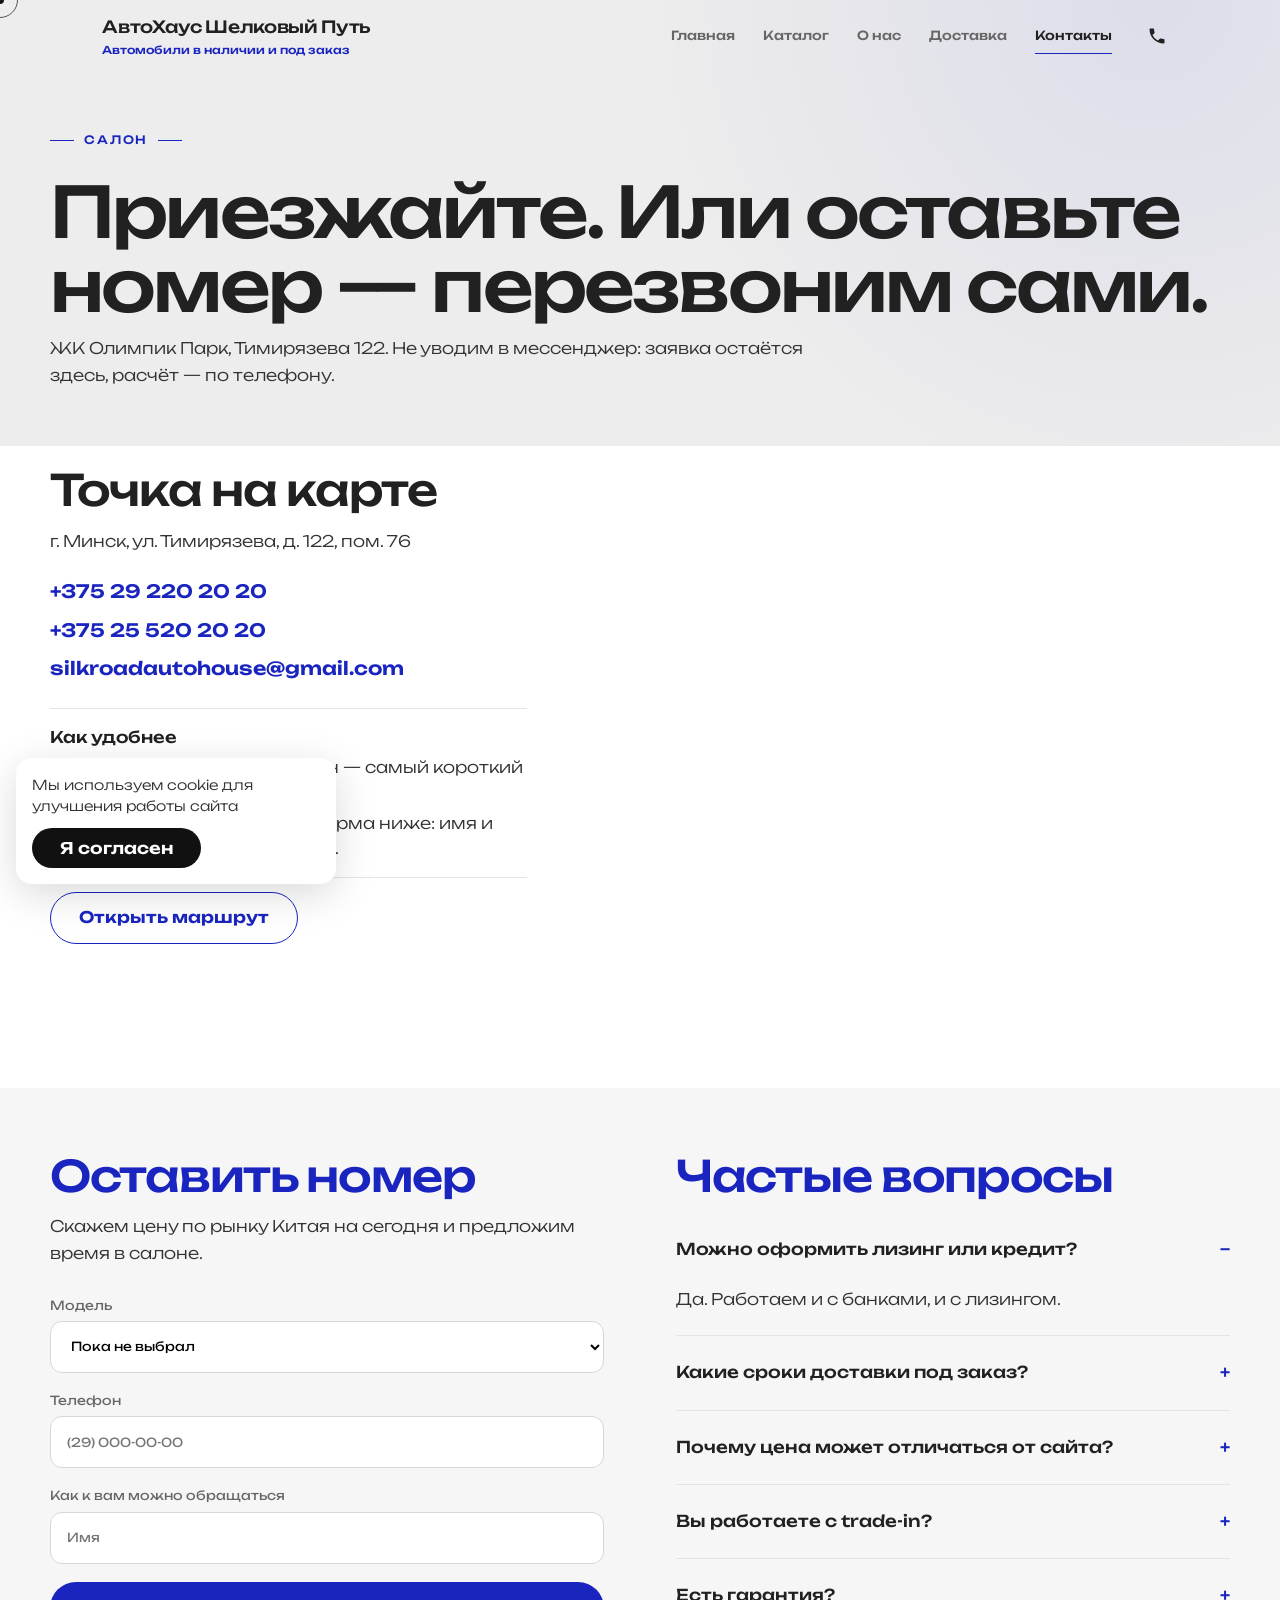
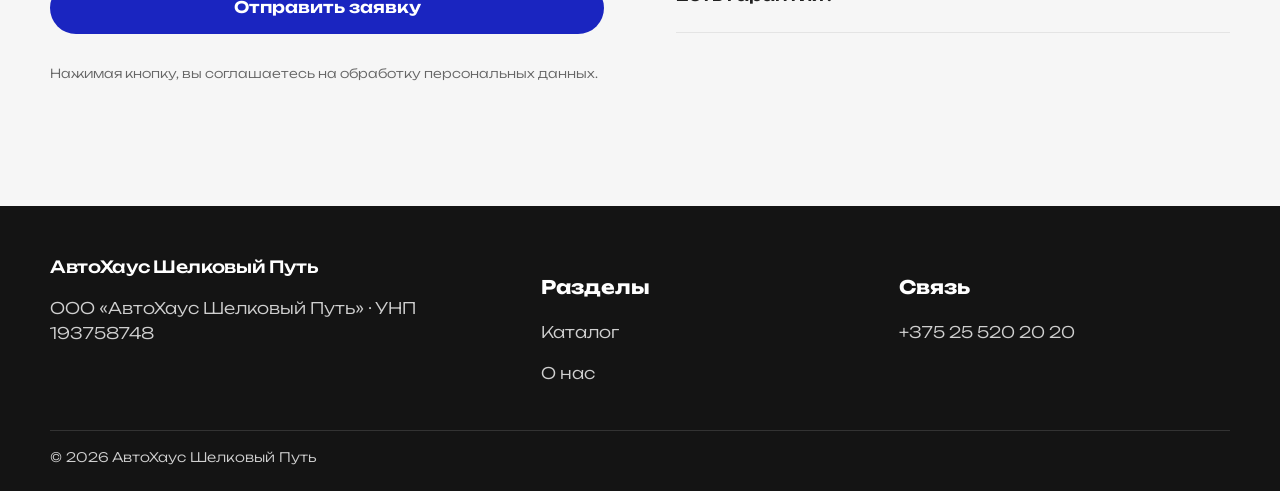
<file: avto/contacts.html>
<!DOCTYPE html>
<html lang="ru">
<head>
  <meta charset="UTF-8">
  <meta name="viewport" content="width=device-width, initial-scale=1.0">
  <title>Контакты | АвтоХаус Шелковый путь</title>
  <meta name="description" content="Салон в Минске, ул. Тимирязева 122. Расчет стоимости, FAQ, телефоны и карта.">
  <link rel="preconnect" href="https://fonts.googleapis.com">
  <link rel="preconnect" href="https://fonts.gstatic.com" crossorigin>
  <link href="https://fonts.googleapis.com/css2?family=Unbounded:wght@300;400;500;600;700&display=swap" rel="stylesheet">
  <link rel="stylesheet" href="css/style.css">
</head>
<body class="page-contacts">
  <a class="skip" href="#main">К содержанию</a>
  <div class="cursor" id="cursor" hidden></div>
  <div class="cursor-ring" id="cursor-ring" hidden></div>
  <div class="top" id="site-top">
    <header class="header">
      <div class="container header-inner">
        <a class="brand" href="index.html"><strong>АвтоХаус Шелковый Путь</strong><small>Автомобили в наличии и под заказ</small></a>
        <nav class="nav" id="site-nav" aria-label="Основная навигация">
          <a href="index.html">Главная</a>
          <a href="catalog.html">Каталог</a>
          <a href="about.html">О нас</a>
          <a href="delivery.html">Доставка</a>
          <a href="contacts.html" aria-current="page">Контакты</a>
        </nav>
        <div class="header-contacts">
          <a class="phone-ico" href="tel:+375292202020" aria-label="Позвонить +375 29 220 20 20"><svg viewBox="0 0 24 24" aria-hidden="true"><path fill="currentColor" d="M6.62 10.79c1.44 2.83 3.76 5.14 6.59 6.59l2.2-2.2c.27-.27.67-.36 1.02-.24 1.12.37 2.33.57 3.57.57.55 0 1 .45 1 1V20c0 .55-.45 1-1 1-9.39 0-17-7.61-17-17 0-.55.45-1 1-1h3.5c.55 0 1 .45 1 1 0 1.25.2 2.45.57 3.57.11.35.03.74-.25 1.02l-2.2 2.2z"/></svg></a>
          <button class="menu-toggle" id="menu-toggle" type="button" aria-expanded="false" aria-controls="site-nav" aria-label="Меню"><span></span><span></span><span></span></button>
        </div>
      </div>
    </header>
  </div>

  <main id="main">
    <section class="page-hero">
      <div class="container">
        <p class="kicker">Салон</p>
        <h1>Приезжайте. Или оставьте номер — перезвоним сами.</h1>
        <p class="lead">ЖК Олимпик Парк, Тимирязева 122. Не уводим в мессенджер: заявка остаётся здесь, расчёт — по телефону.</p>
      </div>
    </section>

    <section class="section" style="padding-top:12px">
      <div class="container visit">
        <div class="visit-card">
          <h2 class="section-h dark">Точка на карте</h2>
          <p>г. Минск, ул. Тимирязева, д. 122, пом. 76</p>
          <div class="phones">
            <a href="tel:+375292202020">+375 29 220 20 20</a>
            <a href="tel:+375255202020">+375 25 520 20 20</a>
            <a href="mailto:silkroadautohouse@gmail.com">silkroadautohouse@gmail.com</a>
          </div>
          <div class="hours">
            <b>Как удобнее</b>
            <span>Позвонить и приехать в салон — самый короткий путь.</span>
            <span>Если удобнее удалённо — форма ниже: имя и телефон, без перекидывания.</span>
          </div>
          <p><a class="btn btn-line" href="https://yandex.ru/maps/?text=%D0%9C%D0%B8%D0%BD%D1%81%D0%BA%20%D0%A2%D0%B8%D0%BC%D0%B8%D1%80%D1%8F%D0%B7%D0%B5%D0%B2%D0%B0%20122" target="_blank" rel="noopener">Открыть маршрут</a></p>
        </div>
        <iframe class="map" title="Карта: Тимирязева 122, Минск" src="https://yandex.ru/map-widget/v1/?ll=27.5274%2C53.9278&z=16&text=%D0%9C%D0%B8%D0%BD%D1%81%D0%BA%20%D0%A2%D0%B8%D0%BC%D0%B8%D1%80%D1%8F%D0%B7%D0%B5%D0%B2%D0%B0%20122"></iframe>
      </div>
    </section>

    <section class="section soft">
      <div class="container contact-split">
        <div>
          <h2 class="section-h">Оставить номер</h2>
          <p class="lead">Скажем цену по рынку Китая на сегодня и предложим время в салоне.</p>
          <form class="form" id="quote-form" style="margin-top:28px">
            <div class="ok" id="form-ok" role="status">Заявка принята. Перезвоним или ждём вас в салоне на Тимирязева, 122.</div>
            <label>Модель
              <select name="model">
                <option value="">Пока не выбрал</option>
                <option>Mercedes-Benz EQE SUV 2024</option>
                <option>AUDI E5</option>
                <option>BYD Han L 4WD</option>
                <option>Mercedes-Benz EQE</option>
                <option>BYD Qin Plus</option>
                <option>Другая модель под заказ</option>
              </select>
            </label>
            <label>Телефон
              <input name="phone" id="phone" required inputmode="numeric" autocomplete="tel" placeholder="(29) 000-00-00">
            </label>
            <label>Как к вам можно обращаться
              <input name="name" required minlength="2" autocomplete="name" placeholder="Имя">
            </label>
            <button class="btn" type="submit">Отправить заявку</button>
            <p class="note">Нажимая кнопку, вы соглашаетесь на обработку персональных данных.</p>
          </form>
        </div>
        <div>
          <h2 class="section-h">Частые вопросы</h2>
          <div class="faq-item open">
            <button type="button" aria-expanded="true">Можно оформить лизинг или кредит? <i>−</i></button>
            <div class="faq-a">Да. Работаем и с банками, и с лизингом.</div>
          </div>
          <div class="faq-item">
            <button type="button" aria-expanded="false">Какие сроки доставки под заказ? <i>+</i></button>
            <div class="faq-a">Если электрокар есть в Китае — не более 60 дней, чаще быстрее.</div>
          </div>
          <div class="faq-item">
            <button type="button" aria-expanded="false">Почему цена может отличаться от сайта? <i>+</i></button>
            <div class="faq-a">Цена живет рынком Китая. Актуальную всегда подтверждаем по телефону.</div>
          </div>
          <div class="faq-item">
            <button type="button" aria-expanded="false">Вы работаете с trade-in? <i>+</i></button>
            <div class="faq-a">Сейчас нет.</div>
          </div>
          <div class="faq-item">
            <button type="button" aria-expanded="false">Есть гарантия? <i>+</i></button>
            <div class="faq-a">Да. EVolution, Next100, Audi, CHINACTO.BY. Для BYD, Geely E5, Shenlan — 1 год или 20 000 км бесплатно.</div>
          </div>
        </div>
      </div>
    </section>
  </main>

  <footer class="footer">
    <div class="container footer-grid">
      <div>
        <div class="brand"><strong>АвтоХаус Шелковый Путь</strong></div>
        <p>ООО «АвтоХаус Шелковый Путь» · УНП 193758748</p>
      </div>
      <div>
        <h3>Разделы</h3>
        <p><a href="catalog.html">Каталог</a></p>
        <p><a href="about.html">О нас</a></p>
      </div>
      <div>
        <h3>Связь</h3>
        <p><a href="tel:+375255202020">+375 25 520 20 20</a></p>
      </div>
    </div>
    <div class="container footer-bottom">© 2026 АвтоХаус Шелковый Путь</div>
  </footer>
  <aside class="cookie" id="cookie"><p>Мы используем cookie для улучшения работы сайта</p><button class="btn" type="button">Я согласен</button></aside>
  <script src="js/main.js" defer></script>
</body>
</html>
</file>
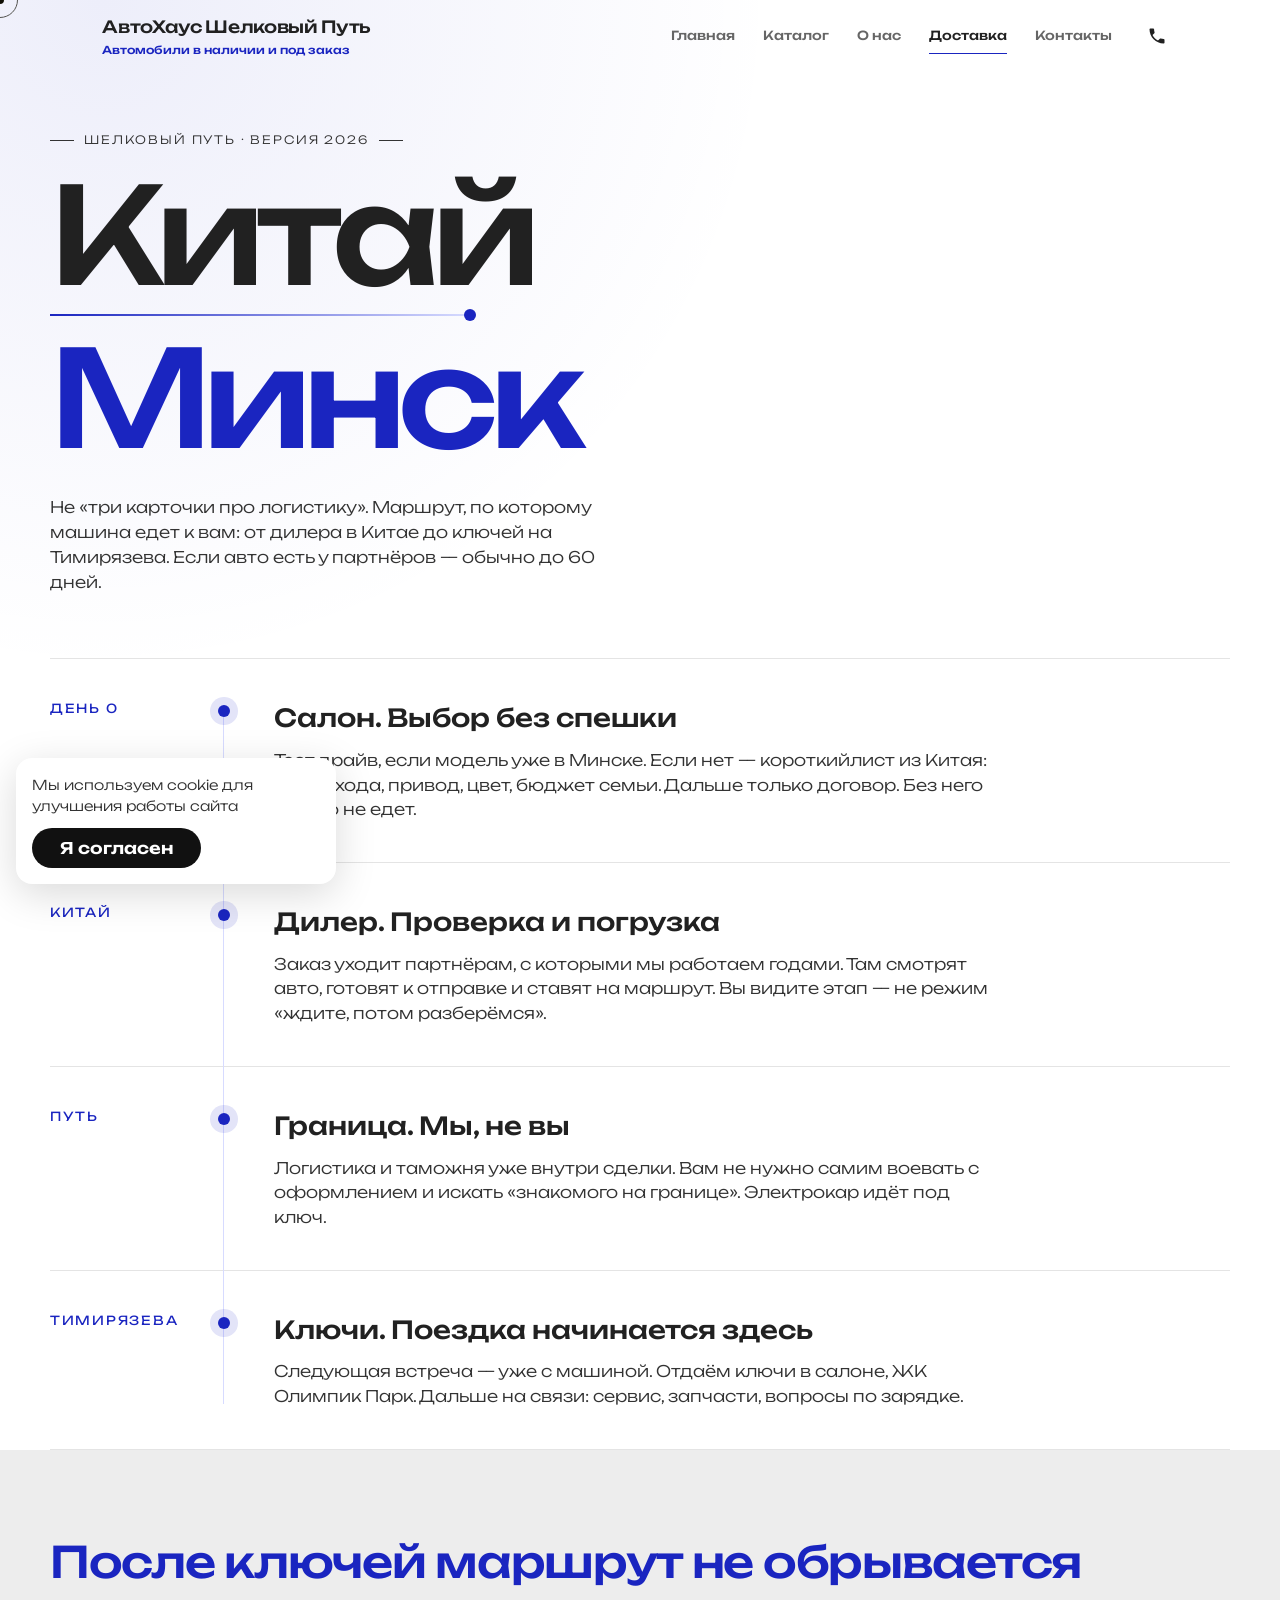
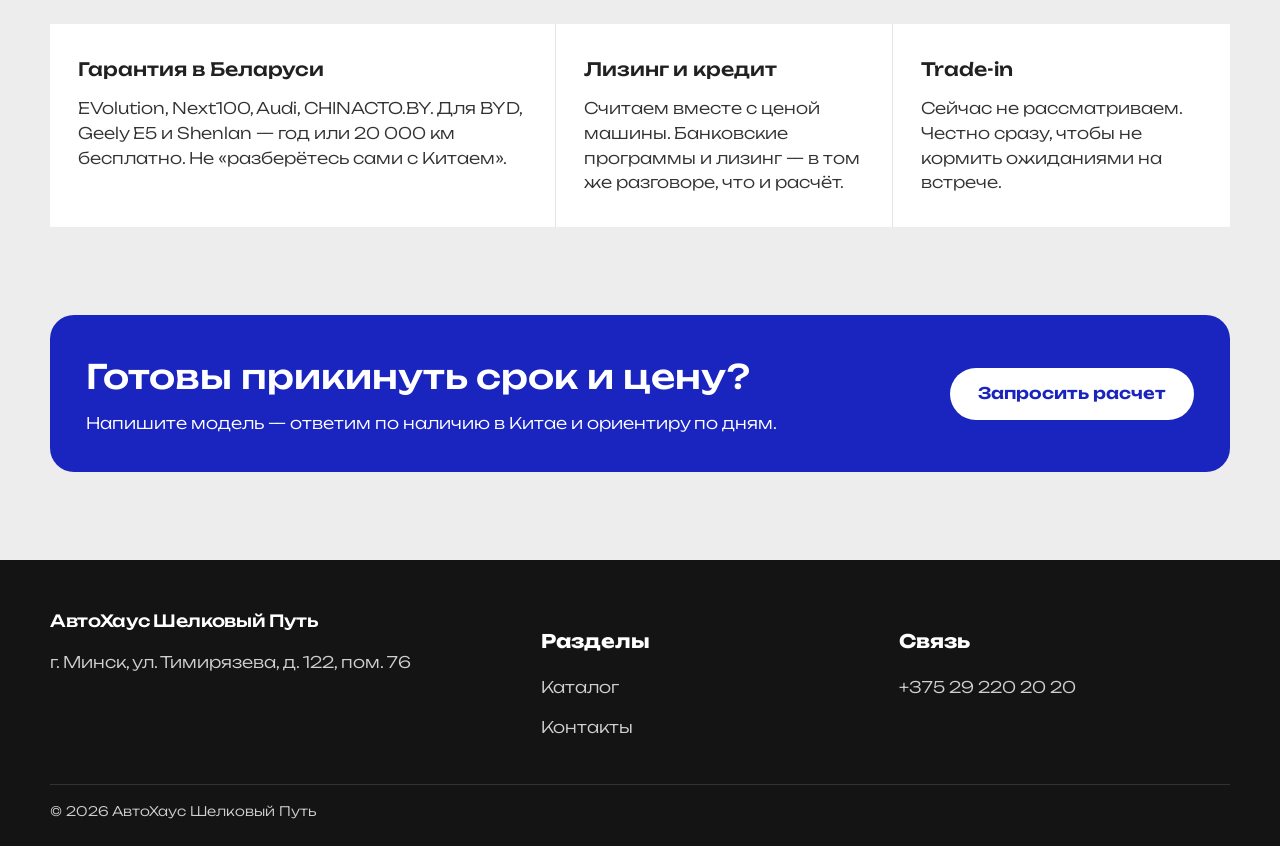
<file: avto/delivery.html>
<!DOCTYPE html>
<html lang="ru">
<head>
  <meta charset="UTF-8">
  <meta name="viewport" content="width=device-width, initial-scale=1.0">
  <title>Доставка под заказ | АвтоХаус Шелковый путь</title>
  <meta name="description" content="Как мы везем электрокар из Китая в Минск: договор, логистика, таможня, ключи. Срок до 60 дней.">
  <link rel="preconnect" href="https://fonts.googleapis.com">
  <link rel="preconnect" href="https://fonts.gstatic.com" crossorigin>
  <link href="https://fonts.googleapis.com/css2?family=Unbounded:wght@300;400;500;600;700&display=swap" rel="stylesheet">
  <link rel="stylesheet" href="css/style.css">
</head>
<body>
  <a class="skip" href="#main">К содержанию</a>
  <div class="cursor" id="cursor" hidden></div>
  <div class="cursor-ring" id="cursor-ring" hidden></div>
  <div class="top" id="site-top">
    <header class="header">
      <div class="container header-inner">
        <a class="brand" href="index.html"><strong>АвтоХаус Шелковый Путь</strong><small>Автомобили в наличии и под заказ</small></a>
        <nav class="nav" id="site-nav" aria-label="Основная навигация">
          <a href="index.html">Главная</a>
          <a href="catalog.html">Каталог</a>
          <a href="about.html">О нас</a>
          <a href="delivery.html" aria-current="page">Доставка</a>
          <a href="contacts.html">Контакты</a>
        </nav>
        <div class="header-contacts">
          <a class="phone-ico" href="tel:+375292202020" aria-label="Позвонить +375 29 220 20 20"><svg viewBox="0 0 24 24" aria-hidden="true"><path fill="currentColor" d="M6.62 10.79c1.44 2.83 3.76 5.14 6.59 6.59l2.2-2.2c.27-.27.67-.36 1.02-.24 1.12.37 2.33.57 3.57.57.55 0 1 .45 1 1V20c0 .55-.45 1-1 1-9.39 0-17-7.61-17-17 0-.55.45-1 1-1h3.5c.55 0 1 .45 1 1 0 1.25.2 2.45.57 3.57.11.35.03.74-.25 1.02l-2.2 2.2z"/></svg></a>
          <button class="menu-toggle" id="menu-toggle" type="button" aria-expanded="false" aria-controls="site-nav" aria-label="Меню"><span></span><span></span><span></span></button>
        </div>
      </div>
    </header>
  </div>

  <main id="main">
    <section class="silk">
      <div class="container silk-hero">
        <p class="kicker">Шелковый путь · версия 2026</p>
        <h1 class="silk-title">
          <span>Китай</span>
          <span class="silk-dash" aria-hidden="true"></span>
          <span class="to">Минск</span>
        </h1>
        <p>Не «три карточки про логистику». Маршрут, по которому машина едет к вам: от дилера в Китае до ключей на Тимирязева. Если авто есть у партнёров — обычно до 60 дней.</p>
      </div>
      <div class="container">
        <div class="route">
          <article class="route-stop reveal">
            <time>День 0</time>
            <span class="route-dot" aria-hidden="true"></span>
            <div>
              <h3>Салон. Выбор без спешки</h3>
              <p>Тест-драйв, если модель уже в Минске. Если нет — короткийлист из Китая: запас хода, привод, цвет, бюджет семьи. Дальше только договор. Без него ничего не едет.</p>
            </div>
          </article>
          <article class="route-stop reveal">
            <time>Китай</time>
            <span class="route-dot" aria-hidden="true"></span>
            <div>
              <h3>Дилер. Проверка и погрузка</h3>
              <p>Заказ уходит партнёрам, с которыми мы работаем годами. Там смотрят авто, готовят к отправке и ставят на маршрут. Вы видите этап — не режим «ждите, потом разберёмся».</p>
            </div>
          </article>
          <article class="route-stop reveal">
            <time>Путь</time>
            <span class="route-dot" aria-hidden="true"></span>
            <div>
              <h3>Граница. Мы, не вы</h3>
              <p>Логистика и таможня уже внутри сделки. Вам не нужно самим воевать с оформлением и искать «знакомого на границе». Электрокар идёт под ключ.</p>
            </div>
          </article>
          <article class="route-stop reveal">
            <time>Тимирязева</time>
            <span class="route-dot" aria-hidden="true"></span>
            <div>
              <h3>Ключи. Поездка начинается здесь</h3>
              <p>Следующая встреча — уже с машиной. Отдаём ключи в салоне, ЖК Олимпик Парк. Дальше на связи: сервис, запчасти, вопросы по зарядке.</p>
            </div>
          </article>
        </div>
      </div>
    </section>

    <section class="section silk-after">
      <div class="container">
        <h2 class="section-h reveal">После ключей маршрут не обрывается</h2>
        <div class="after-grid">
          <article class="reveal">
            <h3>Гарантия в Беларуси</h3>
            <p>EVolution, Next100, Audi, CHINACTO.BY. Для BYD, Geely E5 и Shenlan — год или 20 000 км бесплатно. Не «разберётесь сами с Китаем».</p>
          </article>
          <article class="reveal">
            <h3>Лизинг и кредит</h3>
            <p>Считаем вместе с ценой машины. Банковские программы и лизинг — в том же разговоре, что и расчёт.</p>
          </article>
          <article class="reveal">
            <h3>Trade-in</h3>
            <p>Сейчас не рассматриваем. Честно сразу, чтобы не кормить ожиданиями на встрече.</p>
          </article>
        </div>
      </div>
    </section>

    <section class="section silk-after" style="padding-top:0">
      <div class="container">
        <div class="cta-band reveal">
          <div>
            <h2>Готовы прикинуть срок и цену?</h2>
            <p>Напишите модель — ответим по наличию в Китае и ориентиру по дням.</p>
          </div>
          <a class="btn" href="contacts.html">Запросить расчет</a>
        </div>
      </div>
    </section>
  </main>

  <footer class="footer">
    <div class="container footer-grid">
      <div>
        <div class="brand"><strong>АвтоХаус Шелковый Путь</strong></div>
        <p>г. Минск, ул. Тимирязева, д. 122, пом. 76</p>
      </div>
      <div>
        <h3>Разделы</h3>
        <p><a href="catalog.html">Каталог</a></p>
        <p><a href="contacts.html">Контакты</a></p>
      </div>
      <div>
        <h3>Связь</h3>
        <p><a href="tel:+375292202020">+375 29 220 20 20</a></p>
      </div>
    </div>
    <div class="container footer-bottom">© 2026 АвтоХаус Шелковый Путь</div>
  </footer>
  <aside class="cookie" id="cookie"><p>Мы используем cookie для улучшения работы сайта</p><button class="btn" type="button">Я согласен</button></aside>
  <script src="js/main.js" defer></script>
</body>
</html>
</file>
<file: avto/css/style.css>
:root {
  --blue: #1a25c0;
  --blue-hover: #151da3;
  --ink: #212121;
  --text: #333333;
  --muted: #666666;
  --line: #e4e4e4;
  --bg: #ffffff;
  --bg-soft: #ededed;
  --dark: #141414;
  --white: #ffffff;
  --font: Unbounded, Arial, sans-serif;
  --radius: 100px;
  --header: 72px;
  --edge: 8%;
  --ease: cubic-bezier(0.22, 1, 0.36, 1);
}

*, *::before, *::after { box-sizing: border-box; }
html { scroll-behavior: smooth; }
body {
  margin: 0;
  font-family: var(--font);
  color: var(--text);
  background: var(--bg);
  line-height: 1.55;
}
img { max-width: 100%; display: block; }
a { color: inherit; text-decoration: none; }
button, input, select { font: inherit; }
:focus-visible { outline: 3px solid var(--blue); outline-offset: 3px; }

.skip {
  position: absolute;
  left: 12px;
  top: -48px;
  z-index: 80;
  background: var(--blue);
  color: var(--white);
  padding: 8px 14px;
  border-radius: 999px;
}
.skip:focus { top: 12px; }

.container {
  width: min(1180px, calc(100% - 40px));
  margin: 0 auto;
}

.cursor, .cursor-ring {
  position: fixed;
  top: 0;
  left: 0;
  pointer-events: none;
  z-index: 90;
  border-radius: 50%;
  transform: translate(-50%, -50%);
  mix-blend-mode: difference;
}
.cursor { width: 8px; height: 8px; background: var(--white); }
.cursor-ring {
  width: 36px;
  height: 36px;
  border: 1.5px solid var(--white);
  transition: width 0.25s var(--ease), height 0.25s var(--ease);
  opacity: 0.7;
}
body.is-hover .cursor-ring { width: 58px; height: 58px; opacity: 0.4; }
@media (pointer: fine) { body, a, button { cursor: none; } }
@media (pointer: coarse) { .cursor, .cursor-ring { display: none; } }

.top {
  position: fixed;
  inset: 0 0 auto;
  z-index: 40;
  background: transparent;
  border-bottom: 1px solid transparent;
  transition: background 0.35s var(--ease), border-color 0.35s var(--ease), box-shadow 0.35s var(--ease);
}
.top.is-scrolled,
.top.nav-open {
  background: rgba(237, 237, 237, 0.94);
  backdrop-filter: blur(18px);
  border-bottom-color: #e0e0e0;
  box-shadow: 0 10px 30px rgba(0, 0, 0, 0.06);
}
.header { background: transparent; border: 0; }
.container.header-inner {
  width: 100%;
  max-width: none;
  margin: 0;
  padding-inline: var(--edge);
}
.header-inner {
  display: grid;
  grid-template-columns: auto 1fr auto;
  align-items: center;
  gap: 24px;
  min-height: 72px;
}
.header-contacts { display: flex; align-items: center; gap: 8px; }
.phone-ico {
  display: grid;
  place-items: center;
  width: 42px;
  height: 42px;
  color: var(--ink);
  border-radius: 50%;
}
.phone-ico svg { width: 20px; height: 20px; display: block; }
.phone-ico:hover { color: var(--blue); }
.brand { text-align: left; }
.brand strong {
  display: block;
  font-size: clamp(0.82rem, 1.5vw, 1.05rem);
  font-weight: 500;
  color: var(--ink);
  letter-spacing: -0.02em;
}
.brand small { display: block; margin-top: 2px; color: var(--blue); font-size: 0.68rem; font-weight: 500; }
.nav {
  display: flex;
  justify-content: flex-end;
  align-items: center;
  gap: 28px;
  background: transparent;
  border: 0;
}
.nav a {
  padding: 8px 0;
  font-size: 0.78rem;
  font-weight: 500;
  color: var(--muted);
  border-bottom: 1px solid transparent;
}
.nav a:hover { color: var(--ink); }
.nav a[aria-current="page"] {
  color: var(--ink);
  border-bottom-color: var(--blue);
}
.menu-toggle {
  display: none;
  width: 42px;
  height: 42px;
  border: 0;
  background: transparent;
  border-radius: 10px;
}
.menu-toggle span { display: block; height: 2px; margin: 6px 10px; background: var(--ink); }

body.home .top:not(.is-scrolled):not(.nav-open) .brand strong,
body.home .top:not(.is-scrolled):not(.nav-open) .nav a,
body.home .top:not(.is-scrolled):not(.nav-open) .phone-ico {
  color: var(--white);
}
body.home .top:not(.is-scrolled):not(.nav-open) .brand small { color: #c9d0ff; }
body.home .top:not(.is-scrolled):not(.nav-open) .nav a[aria-current="page"] {
  color: var(--white);
  border-bottom-color: #c9d0ff;
}
body.home .top:not(.is-scrolled):not(.nav-open) .menu-toggle span { background: var(--white); }

.btn {
  display: inline-flex;
  align-items: center;
  justify-content: center;
  min-height: 52px;
  padding: 0 28px;
  border: 0;
  border-radius: var(--radius);
  background: var(--blue);
  color: var(--white);
  font-weight: 600;
  cursor: pointer;
  transition: background 0.2s ease, transform 0.25s var(--ease);
}
.btn:hover { background: var(--blue-hover); transform: translateY(-2px); }
.btn-ghost {
  background: transparent;
  color: var(--white);
  border: 1.5px solid rgba(255, 255, 255, 0.75);
}
.btn-ghost:hover { background: var(--white); color: var(--blue); }
.btn-line {
  background: transparent;
  color: var(--blue);
  border: 1.5px solid var(--blue);
}
.btn-line:hover { background: var(--blue); color: var(--white); }

.hero {
  position: relative;
  display: flex;
  align-items: flex-end;
  min-height: 100svh;
  color: var(--white);
  overflow: hidden;
  background: #101218;
}
.hero-bg {
  position: absolute;
  inset: 0;
  background: #05060e;
}
.hero-bg canvas {
  display: block;
  width: 100%;
  height: 100%;
  pointer-events: none;
  transform: translateZ(0);
}
.hero-bg::after {
  content: "";
  position: absolute;
  inset: 0;
  background:
    linear-gradient(90deg, rgba(5, 6, 14, 0.48) 0%, rgba(5, 6, 14, 0.14) 38%, transparent 62%),
    linear-gradient(180deg, rgba(5, 6, 14, 0.22) 0%, transparent 32%, rgba(5, 6, 14, 0.5) 100%);
  pointer-events: none;
}
.hero-copy {
  position: relative;
  z-index: 1;
  display: grid;
  gap: 18px;
  width: min(980px, calc(100% - var(--edge) - 24px));
  padding: 140px 0 88px var(--edge);
  text-align: left;
}
.hero h1 {
  display: grid;
  gap: 14px;
  margin: 0;
  max-width: 18ch;
}
.hero-word {
  font-size: clamp(2.6rem, 8.4vw, 6.4rem);
  font-weight: 600;
  line-height: 0.92;
  letter-spacing: -0.06em;
}
.hero-line {
  font-size: clamp(1.15rem, 2.1vw, 1.55rem);
  font-weight: 400;
  line-height: 1.25;
  letter-spacing: -0.03em;
  color: rgba(255, 255, 255, 0.88);
  max-width: 22ch;
}
.hero p {
  margin: 0;
  max-width: 46ch;
  font-size: 1.02rem;
  font-weight: 300;
  color: rgba(255, 255, 255, 0.82);
}
.hero-actions { display: flex; gap: 12px; flex-wrap: wrap; margin-top: 8px; }
.hero .kicker { margin-bottom: 4px; justify-content: flex-start; }
.hero .kicker::after { display: none; }
.kicker {
  display: inline-flex;
  align-items: center;
  gap: 10px;
  margin-bottom: 18px;
  letter-spacing: 0.16em;
  text-transform: uppercase;
  font-size: 0.72rem;
  font-weight: 500;
  color: var(--blue);
}
.kicker.light { color: #c9d0ff; }
.kicker::before, .kicker::after { content: ""; width: 24px; height: 1px; background: currentColor; }
.kicker a { color: inherit; border-bottom: 1px solid currentColor; }

.stats { display: grid; grid-template-columns: repeat(3, 1fr); background: var(--blue); color: var(--white); }
.stat { padding: 28px 20px; text-align: center; border-right: 1px solid rgba(255, 255, 255, 0.18); }
.stat:last-child { border: 0; }
.stat b { display: block; font-size: clamp(1.3rem, 3vw, 1.9rem); font-weight: 500; }
.stat span { font-size: 0.76rem; font-weight: 300; opacity: 0.85; }

.marquee { overflow: hidden; border-block: 1px solid var(--line); padding: 14px 0; }
.marquee-track {
  display: flex;
  gap: 40px;
  width: max-content;
  animation: marquee 28s linear infinite;
  color: var(--blue);
  letter-spacing: 0.16em;
  text-transform: uppercase;
  font-size: 0.78rem;
  font-weight: 500;
}
@keyframes marquee { to { transform: translateX(-50%); } }

.section { padding: 88px 0; }
.section-h {
  margin: 0 0 12px;
  color: var(--blue);
  font-size: clamp(1.8rem, 4vw, 2.7rem);
  font-weight: 500;
  letter-spacing: -0.03em;
  line-height: 1.15;
}
.section-h.dark { color: var(--ink); }
.lead { max-width: 58ch; color: var(--text); font-weight: 300; }
.soft { background: #f6f6f6; }
.head-row {
  display: flex;
  justify-content: space-between;
  align-items: end;
  gap: 20px;
  margin-bottom: 32px;
}

.reveal {
  opacity: 0;
  transform: translateY(24px);
  transition: opacity 0.8s var(--ease), transform 0.8s var(--ease);
}
.reveal.in { opacity: 1; transform: none; }

.split {
  display: grid;
  grid-template-columns: 1fr 1fr;
  gap: 48px;
  align-items: center;
}
.split p { font-weight: 300; }
.frame { margin: 0; }
.frame img { width: 100%; height: 420px; object-fit: cover; border-radius: 18px; }
.frame figcaption { margin-top: 10px; color: var(--muted); font-size: 0.85rem; }

.preview-grid {
  display: grid;
  grid-template-columns: 1.4fr 1fr 1fr;
  gap: 14px;
}
.car {
  position: relative;
  min-height: 280px;
  overflow: hidden;
  border-radius: 18px;
  color: var(--white);
  background: #141414;
}
.preview-grid .car:first-child { min-height: 460px; grid-row: span 2; }
.car img {
  width: 90%;
  height: 90%;
  object-fit: cover;
  object-position: center 45%;
  position: absolute;
  inset: 5%;
  transition: transform 0.6s var(--ease);
}
.car:hover img { transform: scale(1.04); }
.car-body {
  position: absolute;
  inset: auto 0 0;
  z-index: 1;
  padding: 20px;
  background: linear-gradient(180deg, transparent, rgba(0, 0, 0, 0.78));
}
.car strong { display: block; font-weight: 500; }
.car small { color: rgba(255, 255, 255, 0.85); font-weight: 300; }

.catalog-grid {
  display: grid;
  grid-template-columns: 1fr 1fr;
  gap: 22px;
}
.catalog-grid .car { min-height: 360px; }
.catalog-grid .car[hidden] { display: none; }

.filters {
  display: flex;
  flex-wrap: wrap;
  gap: 8px;
  margin: 0 0 28px;
}
.chip {
  min-height: 40px;
  padding: 0 16px;
  border: 1px solid var(--line);
  border-radius: 999px;
  background: var(--white);
  color: var(--muted);
  font-size: 0.78rem;
  font-weight: 500;
  cursor: pointer;
}
.chip:hover { color: var(--ink); border-color: #cfcfcf; }
.chip.is-on {
  background: var(--ink);
  color: var(--white);
  border-color: var(--ink);
}

.why { display: grid; gap: 0; border-top: 1px solid var(--line); }
.reason {
  display: grid;
  grid-template-columns: 88px minmax(180px, 0.7fr) 1fr;
  gap: 28px;
  align-items: start;
  padding: 36px 0;
  border-bottom: 1px solid var(--line);
}
.reason b {
  color: var(--blue);
  font-size: clamp(2rem, 4vw, 3rem);
  font-weight: 500;
  letter-spacing: -0.04em;
  line-height: 1;
}
.reason h3 {
  margin: 4px 0 0;
  font-size: 1.35rem;
  font-weight: 500;
  color: var(--ink);
  letter-spacing: -0.03em;
}
.reason p { margin: 0; max-width: 48ch; font-weight: 300; }
.card {
  padding: 26px;
  background: var(--white);
  border: 1px solid var(--line);
  border-radius: 18px;
  transition: transform 0.35s var(--ease), box-shadow 0.35s;
}
.card:hover { transform: translateY(-6px); box-shadow: 0 18px 40px rgba(26, 37, 192, 0.08); }
.card h3 { margin: 0 0 10px; font-size: 1.1rem; font-weight: 500; color: var(--ink); }
.card p { margin: 0; font-weight: 300; }
.card b { display: block; margin-bottom: 10px; color: var(--blue); font-size: 1.7rem; }

.page-hero {
  padding: calc(var(--header) + 36px) 0 28px;
  background:
    radial-gradient(circle at 90% 0%, rgba(26, 37, 192, 0.08), transparent 42%),
    var(--bg-soft);
}
.page-hero h1 {
  margin: 8px 0 12px;
  font-size: clamp(2.2rem, 6vw, 4.4rem);
  font-weight: 500;
  letter-spacing: -0.04em;
  line-height: 1.05;
  color: var(--ink);
  max-width: 18ch;
}
.page-contacts .page-hero h1 { max-width: 22ch; }

.bleed {
  position: relative;
  min-height: 520px;
  margin: 0;
}
.bleed img { width: 100%; height: 520px; object-fit: cover; }
.bleed figcaption {
  position: absolute;
  left: 24px;
  bottom: 24px;
  padding: 8px 14px;
  border-radius: 999px;
  background: rgba(255, 255, 255, 0.9);
  font-size: 0.82rem;
}

.timeline { display: grid; grid-template-columns: repeat(3, 1fr); gap: 0; }
.time {
  padding: 32px 28px 32px 0;
  border-top: 3px solid var(--blue);
}
.time span { display: block; margin-bottom: 10px; color: var(--blue); font-size: 0.78rem; letter-spacing: 0.12em; text-transform: uppercase; }
.time h3 { margin: 0 0 10px; font-size: 1.25rem; font-weight: 500; color: var(--ink); }
.time p { margin: 0; font-weight: 300; }

.offer { display: grid; grid-template-columns: 1fr 1fr; gap: 14px; }
.offer article {
  min-height: 220px;
  padding: 28px;
  border-radius: 20px;
  background: var(--white);
  border: 1px solid var(--line);
}
.offer article:first-child {
  grid-row: span 2;
  background: var(--blue);
  color: var(--white);
  border: 0;
}
.offer h3 { margin: 0 0 10px; font-size: 1.3rem; font-weight: 500; }
.offer p { margin: 0; font-weight: 300; }

.brands {
  display: grid;
  grid-template-columns: repeat(4, 1fr);
  gap: 10px;
}
.brand-chip {
  min-height: 72px;
  display: grid;
  place-items: center;
  border: 1px solid var(--line);
  border-radius: 14px;
  background: var(--white);
  font-weight: 500;
  color: var(--ink);
}

.steps-page { display: grid; gap: 18px; }
.step-row {
  display: grid;
  grid-template-columns: 120px 1fr;
  gap: 24px;
  padding: 32px;
  background: var(--white);
  border: 1px solid var(--line);
  border-radius: 22px;
}
.step-row b { color: var(--blue); font-size: 2.4rem; font-weight: 500; }
.step-row h3 { margin: 0 0 8px; font-size: 1.4rem; font-weight: 500; }
.step-row p { margin: 0; font-weight: 300; }

.car-layout {
  display: grid;
  grid-template-columns: 1.2fr 0.8fr;
  gap: 40px;
  align-items: start;
}
.car-shot {
  margin: 0;
  background: #111;
  border-radius: 20px;
  overflow: hidden;
}
.car-shot img {
  width: 100%;
  height: min(72vh, 640px);
  object-fit: contain;
  background: #111;
}
.car-panel {
  display: grid;
  gap: 16px;
  padding: 8px 0 0;
}
.car-panel h2 { margin: 0; font-size: 1.5rem; font-weight: 500; color: var(--ink); }
.pill {
  display: inline-flex;
  width: fit-content;
  margin: 0;
  padding: 6px 12px;
  border-radius: 999px;
  background: #eef0ff;
  color: var(--blue);
  font-size: 0.72rem;
  font-weight: 600;
  letter-spacing: 0.08em;
  text-transform: uppercase;
}
.spec-list {
  display: grid;
  grid-template-columns: 1fr;
  gap: 0;
  border-top: 1px solid var(--line);
}
.spec-list div {
  display: grid;
  grid-template-columns: minmax(110px, 42%) 1fr;
  gap: 16px;
  align-items: baseline;
  padding: 12px 0;
  border-bottom: 1px solid var(--line);
}
.spec-list span {
  color: var(--muted);
  font-size: 0.75rem;
  line-height: 1.4;
}
.spec-list b {
  font-weight: 500;
  color: var(--ink);
  font-size: 0.88rem;
  text-align: right;
  line-height: 1.4;
  overflow-wrap: anywhere;
}

.silk {
  position: relative;
  background:
    radial-gradient(circle at 8% 0%, rgba(26, 37, 192, 0.08), transparent 36%),
    var(--bg);
  color: var(--ink);
  overflow: hidden;
}
.silk-hero {
  position: relative;
  z-index: 1;
  min-height: calc(72vh);
  display: grid;
  align-content: center;
  padding: calc(var(--header) + 48px) 0 48px;
}
.silk-title {
  margin: 8px 0 20px;
  font-size: clamp(3.2rem, 12vw, 8.4rem);
  font-weight: 500;
  line-height: 0.9;
  letter-spacing: -0.06em;
  color: var(--ink);
}
.silk-title span { display: block; }
.silk-title .to { color: var(--blue); }
.silk-dash {
  display: block;
  width: min(420px, 70%);
  height: 2px;
  margin: 18px 0 22px;
  background: linear-gradient(90deg, var(--blue), #d7dbff);
  position: relative;
}
.silk-dash::after {
  content: "";
  position: absolute;
  right: -6px;
  top: -5px;
  width: 12px;
  height: 12px;
  border-radius: 50%;
  background: var(--blue);
}
.silk-hero p { max-width: 42ch; font-weight: 300; color: var(--text); }
.route {
  display: grid;
  gap: 0;
  border-top: 1px solid var(--line);
  position: relative;
}
.route::before {
  content: "";
  position: absolute;
  left: calc(140px + 28px + 5px);
  top: 46px;
  bottom: 46px;
  width: 1px;
  background: #d7dbff;
}
.route-stop {
  display: grid;
  grid-template-columns: 140px 28px 1fr;
  gap: 28px;
  align-items: start;
  padding: 40px 0;
  border-bottom: 1px solid var(--line);
}
.route-stop time {
  color: var(--blue);
  font-size: 0.78rem;
  letter-spacing: 0.14em;
  text-transform: uppercase;
}
.route-dot {
  width: 12px;
  height: 12px;
  margin-top: 6px;
  border-radius: 50%;
  background: var(--blue);
  box-shadow: 0 0 0 8px rgba(26, 37, 192, 0.12);
  position: relative;
  z-index: 1;
}
.route-stop h3 { margin: 0 0 10px; font-size: 1.55rem; font-weight: 500; color: var(--ink); }
.route-stop p { margin: 0; max-width: 52ch; font-weight: 300; color: var(--text); }
.silk-after { background: var(--bg-soft); }
.silk-after .section-h { color: var(--blue); }
.after-grid {
  display: grid;
  grid-template-columns: 1.2fr 0.8fr 0.8fr;
  gap: 1px;
  margin-top: 36px;
  background: var(--line);
}
.after-grid article {
  padding: 32px 28px;
  background: var(--white);
}
.after-grid h3 { margin: 0 0 12px; font-size: 1.15rem; font-weight: 500; color: var(--ink); }
.after-grid p { margin: 0; font-weight: 300; color: var(--text); }

.visit .map { min-height: 520px; height: 100%; }
.note a { color: var(--blue); }
.visit {
  display: grid;
  grid-template-columns: 0.85fr 1.15fr;
  gap: 40px;
  align-items: stretch;
}
.visit-card {
  display: grid;
  align-content: start;
  gap: 14px;
  padding: 8px 8px 8px 0;
}
.visit-card h2 { margin: 0; }
.visit-card p { margin: 0; font-weight: 300; }
.hours {
  display: grid;
  gap: 6px;
  padding: 16px 0;
  border-block: 1px solid var(--line);
  font-weight: 300;
}
.hours b { font-weight: 500; color: var(--ink); }
.contact-split {
  display: grid;
  grid-template-columns: 1fr 1fr;
  gap: 72px;
  align-items: start;
}

.page-contacts .page-hero { padding: calc(var(--header) + 48px) 0 40px; }
.page-contacts .section { padding: 64px 0 110px; }
.page-contacts .form { gap: 18px; }
.page-contacts .phones a { margin: 10px 0; font-size: 1.15rem; }
.page-contacts .faq-item button { padding: 24px 0; }
.page-contacts .faq-a { padding-bottom: 24px; }
.page-contacts .lead { margin-top: 12px; line-height: 1.7; }

.quote { display: grid; grid-template-columns: 0.9fr 1.1fr; gap: 36px; align-items: start; }
.form { display: grid; gap: 12px; }
.form label { display: grid; gap: 6px; font-size: 0.78rem; color: var(--muted); }
.form input, .form select {
  width: 100%;
  min-height: 52px;
  padding: 0 16px;
  border: 1px solid #d7d7d7;
  border-radius: 12px;
  background: var(--white);
}
.form .btn { width: 100%; }
.note { color: var(--muted); font-size: 0.78rem; font-weight: 300; }
.ok { display: none; padding: 12px 14px; border-radius: 12px; background: #e8f8ee; color: #157a3f; }
.ok.show { display: block; }
.phones a { display: block; margin: 8px 0; color: var(--blue); font-weight: 600; }
.map {
  width: 100%;
  min-height: 380px;
  border: 0;
  border-radius: 18px;
  filter: grayscale(0.25);
}

.faq-item { border-bottom: 1px solid var(--line); }
.faq-item button {
  width: 100%;
  padding: 18px 0;
  border: 0;
  background: none;
  text-align: left;
  font-size: 1.02rem;
  font-weight: 500;
  color: var(--ink);
  cursor: pointer;
  display: flex;
  justify-content: space-between;
  gap: 16px;
}
.faq-item button i { color: var(--blue); font-style: normal; }
.faq-a { display: none; padding: 0 0 18px; font-weight: 300; }
.faq-item.open .faq-a { display: block; }

.cta-band {
  display: flex;
  justify-content: space-between;
  align-items: center;
  gap: 20px;
  padding: 36px;
  border-radius: 24px;
  background: var(--blue);
  color: var(--white);
}
.cta-band h2 { margin: 0 0 8px; font-size: clamp(1.5rem, 3vw, 2.1rem); font-weight: 500; }
.cta-band p { margin: 0; font-weight: 300; }
.cta-band .btn { background: var(--white); color: var(--blue); }

.footer { background: var(--dark); color: #cfcfcf; padding: 48px 0 24px; font-weight: 300; }
.footer-grid { display: grid; grid-template-columns: 1.4fr 1fr 1fr; gap: 28px; }
.footer h3, .footer .brand strong { color: var(--white); }
.footer a:hover { color: var(--white); }
.footer-bottom { margin-top: 28px; padding-top: 16px; border-top: 1px solid #333; font-size: 0.82rem; }
.cookie {
  position: fixed;
  left: 16px;
  bottom: 16px;
  z-index: 50;
  max-width: 320px;
  padding: 16px;
  background: var(--white);
  border-radius: 16px;
  box-shadow: 0 10px 40px rgba(0, 0, 0, 0.15);
  display: none;
}
.cookie.show { display: block; }
.cookie p { margin: 0 0 12px; font-size: 0.85rem; font-weight: 300; }
.cookie .btn { min-height: 40px; background: #111; }

@media (max-width: 900px) {
  :root { --header: 84px; --edge: 24px; }
  .header-inner, .split, .why, .quote, .footer-grid, .stats, .head-row,
  .preview-grid, .catalog-grid, .timeline, .offer, .brands, .cta-band, .step-row,
  .hero, .reason, .car-layout, .route-stop, .after-grid, .visit, .contact-split {
    grid-template-columns: 1fr;
  }
  .preview-grid .car:first-child, .catalog-grid .car:first-child {
    grid-column: auto;
    grid-row: auto;
    min-height: 280px;
  }
  .hero { min-height: 100svh; }
  .hero-copy { padding: 108px var(--edge) 48px; width: auto; }
  .reason { gap: 8px; padding: 28px 0; }
  .route-stop { grid-template-columns: 28px 1fr; }
  .route-stop time { grid-column: 2; }
  .route::before { left: 5px; }
  .header-inner { grid-template-columns: 1fr auto; gap: 12px; }
  .menu-toggle { display: block; }
  .nav { display: none; }
  .nav.open {
    display: grid;
    grid-column: 1 / -1;
    gap: 0;
    padding: 8px 0 16px;
  }
  .nav.open a { padding: 14px 0; border-bottom: 1px solid var(--line); }
  .frame img, .bleed img { height: 240px; }
  .bleed { min-height: 240px; }
  .cursor, .cursor-ring { display: none; }
  .car-shot img { height: 280px; }
}

@media (prefers-reduced-motion: reduce) {
  *, *::before, *::after { animation: none !important; transition: none !important; }
  .reveal { opacity: 1; transform: none; }
  html { scroll-behavior: auto; }
  .hero-bg video { display: none; }
}
</file>
